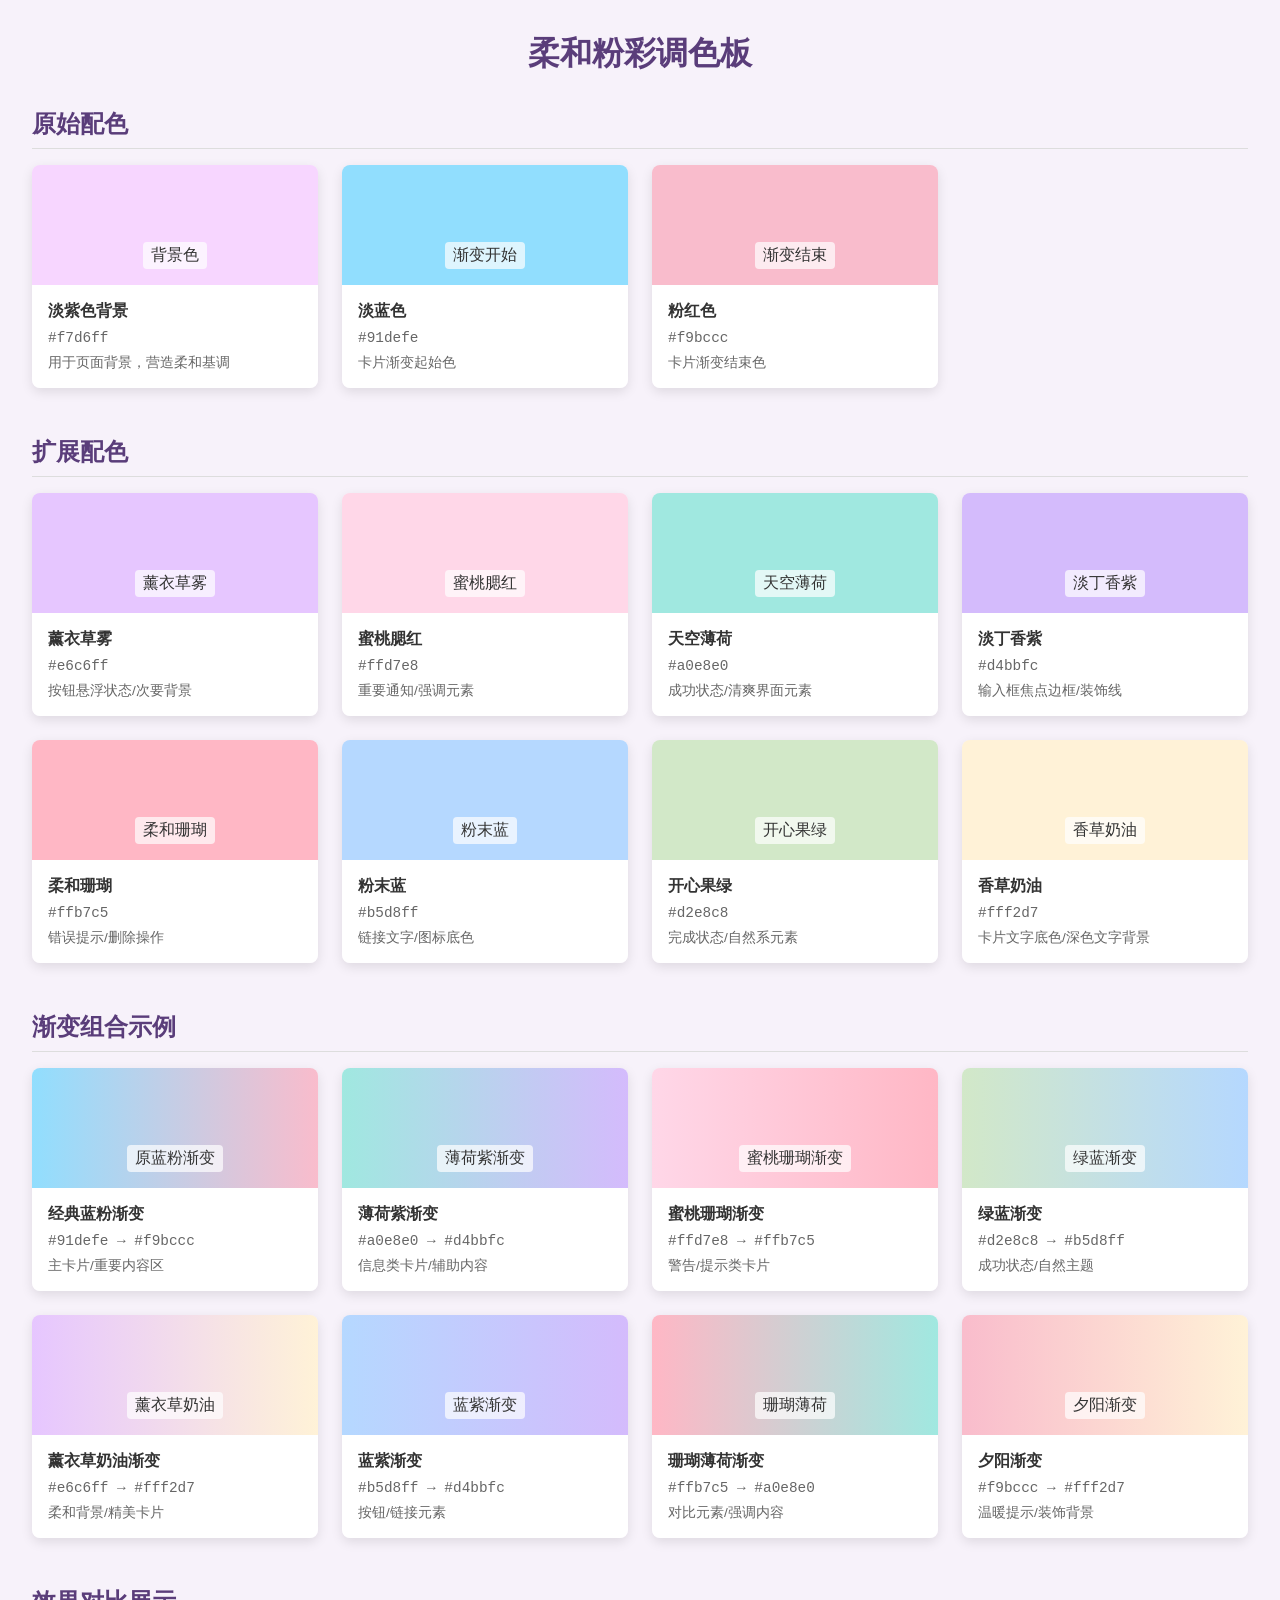
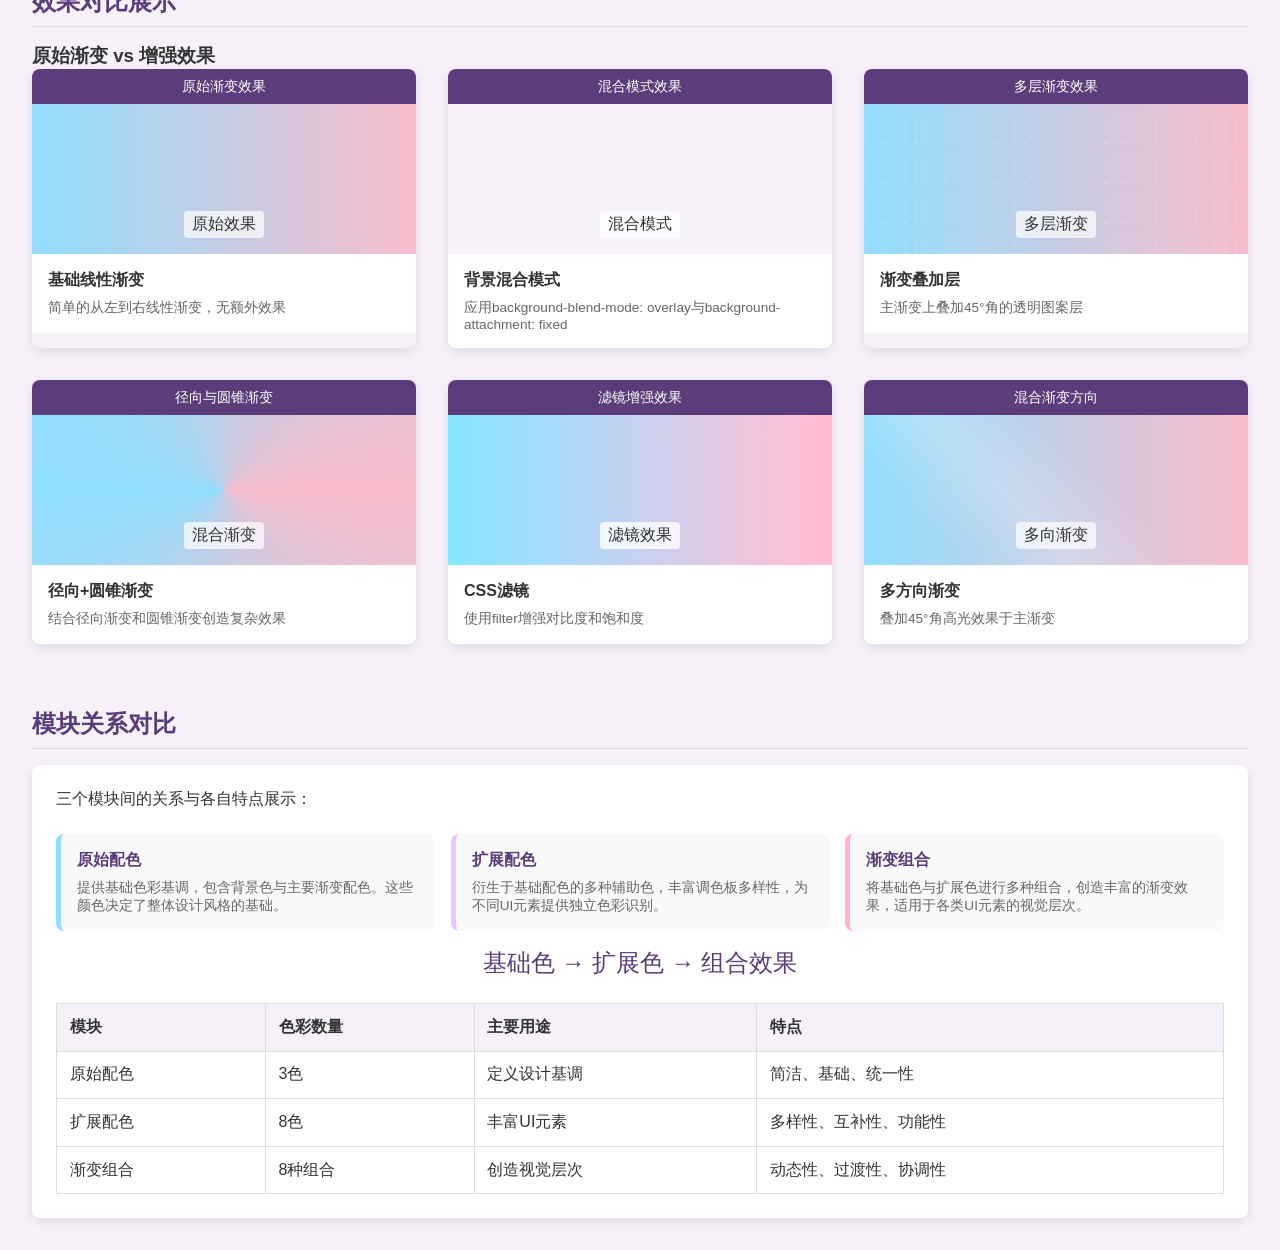
<file: 测试色彩搭配/color.html>
<!DOCTYPE html>
<html lang="zh">
  <head>
    <meta charset="UTF-8" />
    <meta name="viewport" content="width=device-width, initial-scale=1.0" />
    <title>柔和粉彩调色板</title>
    <style>
      * {
        box-sizing: border-box;
        margin: 0;
        padding: 0;
        font-family: "Segoe UI", Tahoma, Geneva, Verdana, sans-serif;
      }

      body {
        background-color: #f7f2fa;
        padding: 2rem;
        color: #333;
      }

      h1 {
        text-align: center;
        margin-bottom: 2rem;
        color: #5a3d7a;
      }

      h2 {
        margin: 2rem 0 1rem;
        padding-bottom: 0.5rem;
        border-bottom: 1px solid #ddd;
        color: #5a3d7a;
      }

      .color-grid {
        display: grid;
        grid-template-columns: repeat(auto-fill, minmax(250px, 1fr));
        gap: 1.5rem;
        margin-bottom: 3rem;
      }

      .color-card {
        border-radius: 8px;
        overflow: hidden;
        box-shadow: 0 4px 12px rgba(0, 0, 0, 0.1);
        transition: transform 0.3s ease;
      }

      .color-card:hover {
        transform: translateY(-5px);
      }

      .color-sample {
        height: 120px;
        display: flex;
        align-items: flex-end;
        justify-content: center;
        padding: 1rem;
      }

      .color-info {
        background-color: white;
        padding: 1rem;
      }

      .color-name {
        font-weight: bold;
        margin-bottom: 0.5rem;
      }

      .color-value {
        font-family: monospace;
        color: #666;
        font-size: 0.9rem;
      }

      .usage {
        margin-top: 0.5rem;
        font-size: 0.85rem;
        color: #666;
      }

      /* 对比展示样式 */
      .comparison-section {
        margin-bottom: 4rem;
      }

      .comparison-grid {
        display: grid;
        grid-template-columns: repeat(auto-fill, minmax(300px, 1fr));
        gap: 2rem;
      }

      .comparison-card {
        border-radius: 8px;
        overflow: hidden;
        box-shadow: 0 4px 12px rgba(0, 0, 0, 0.1);
        transition: transform 0.3s ease;
      }

      .comparison-title {
        background-color: #5a3d7a;
        color: white;
        padding: 0.5rem 1rem;
        font-size: 0.9rem;
        text-align: center;
      }

      .comparison-sample {
        height: 150px;
        display: flex;
        align-items: flex-end;
        justify-content: center;
        padding: 1rem;
      }

      .comparison-info {
        background-color: white;
        padding: 1rem;
      }

      .effect-name {
        font-weight: bold;
        margin-bottom: 0.5rem;
      }

      .effect-description {
        font-size: 0.85rem;
        color: #666;
      }

      /* 视觉增强效果类 */
      .original {
        background: linear-gradient(to right, #91defe, #f9bccc);
      }

      .blend-overlay {
        background: linear-gradient(to right, #91defe, #f9bccc);
        background-blend-mode: overlay;
        background-attachment: fixed;
      }

      .multi-layer {
        background-image: linear-gradient(
            45deg,
            rgba(255, 255, 255, 0.1) 25%,
            transparent 25%
          ),
          linear-gradient(to right, #91defe, #f9bccc);
        background-size: 10px 10px, cover;
      }

      .radial-conic {
        background-image: radial-gradient(
            circle at top left,
            #91defe 0%,
            transparent 50%
          ),
          conic-gradient(from 90deg, #f9bccc, #91defe, #f9bccc);
      }

      .filter-effect {
        background: linear-gradient(to right, #91defe, #f9bccc);
        filter: contrast(1.05) saturate(1.2);
      }

      .mixed-directions {
        background-image: linear-gradient(
            45deg,
            transparent 20%,
            rgba(255, 255, 255, 0.2) 40%,
            transparent 60%
          ),
          linear-gradient(to right, #91defe, #f9bccc);
      }

      /* 模块关系展示 */
      .module-relation {
        background-color: white;
        border-radius: 8px;
        padding: 1.5rem;
        box-shadow: 0 4px 12px rgba(0, 0, 0, 0.1);
      }

      .relation-grid {
        display: grid;
        grid-template-columns: repeat(3, 1fr);
        gap: 1rem;
        margin-top: 1.5rem;
      }

      .module-card {
        background-color: #f9f9f9;
        border-radius: 8px;
        padding: 1rem;
        border-left: 5px solid;
      }

      .module-card.primary {
        border-left-color: #91defe;
      }

      .module-card.secondary {
        border-left-color: #e6c6ff;
      }

      .module-card.combination {
        border-left-color: #ffb7c5;
      }

      .module-title {
        font-weight: bold;
        margin-bottom: 0.5rem;
        color: #5a3d7a;
      }

      .module-desc {
        font-size: 0.85rem;
        color: #666;
      }

      .arrows {
        display: flex;
        justify-content: center;
        margin: 1rem 0;
      }

      .arrow-right {
        font-size: 1.5rem;
        color: #5a3d7a;
      }
    </style>
  </head>
  <body>
    <h1>柔和粉彩调色板</h1>

    <h2>原始配色</h2>
    <div class="color-grid">
      <!-- 背景色 -->
      <div class="color-card">
        <div class="color-sample" style="background-color: #f7d6ff">
          <span
            style="
              color: #333;
              background: rgba(255, 255, 255, 0.7);
              padding: 0.2rem 0.5rem;
              border-radius: 4px;
            "
            >背景色</span
          >
        </div>
        <div class="color-info">
          <div class="color-name">淡紫色背景</div>
          <div class="color-value">#f7d6ff</div>
          <div class="usage">用于页面背景，营造柔和基调</div>
        </div>
      </div>

      <!-- 卡片渐变开始色 -->
      <div class="color-card">
        <div class="color-sample" style="background-color: #91defe">
          <span
            style="
              color: #333;
              background: rgba(255, 255, 255, 0.7);
              padding: 0.2rem 0.5rem;
              border-radius: 4px;
            "
            >渐变开始</span
          >
        </div>
        <div class="color-info">
          <div class="color-name">淡蓝色</div>
          <div class="color-value">#91defe</div>
          <div class="usage">卡片渐变起始色</div>
        </div>
      </div>

      <!-- 卡片渐变结束色 -->
      <div class="color-card">
        <div class="color-sample" style="background-color: #f9bccc">
          <span
            style="
              color: #333;
              background: rgba(255, 255, 255, 0.7);
              padding: 0.2rem 0.5rem;
              border-radius: 4px;
            "
            >渐变结束</span
          >
        </div>
        <div class="color-info">
          <div class="color-name">粉红色</div>
          <div class="color-value">#f9bccc</div>
          <div class="usage">卡片渐变结束色</div>
        </div>
      </div>
    </div>

    <h2>扩展配色</h2>
    <div class="color-grid">
      <!-- 薰衣草雾 -->
      <div class="color-card">
        <div class="color-sample" style="background-color: #e6c6ff">
          <span
            style="
              color: #333;
              background: rgba(255, 255, 255, 0.7);
              padding: 0.2rem 0.5rem;
              border-radius: 4px;
            "
            >薰衣草雾</span
          >
        </div>
        <div class="color-info">
          <div class="color-name">薰衣草雾</div>
          <div class="color-value">#e6c6ff</div>
          <div class="usage">按钮悬浮状态/次要背景</div>
        </div>
      </div>

      <!-- 蜜桃腮红 -->
      <div class="color-card">
        <div class="color-sample" style="background-color: #ffd7e8">
          <span
            style="
              color: #333;
              background: rgba(255, 255, 255, 0.7);
              padding: 0.2rem 0.5rem;
              border-radius: 4px;
            "
            >蜜桃腮红</span
          >
        </div>
        <div class="color-info">
          <div class="color-name">蜜桃腮红</div>
          <div class="color-value">#ffd7e8</div>
          <div class="usage">重要通知/强调元素</div>
        </div>
      </div>

      <!-- 天空薄荷 -->
      <div class="color-card">
        <div class="color-sample" style="background-color: #a0e8e0">
          <span
            style="
              color: #333;
              background: rgba(255, 255, 255, 0.7);
              padding: 0.2rem 0.5rem;
              border-radius: 4px;
            "
            >天空薄荷</span
          >
        </div>
        <div class="color-info">
          <div class="color-name">天空薄荷</div>
          <div class="color-value">#a0e8e0</div>
          <div class="usage">成功状态/清爽界面元素</div>
        </div>
      </div>

      <!-- 淡丁香紫 -->
      <div class="color-card">
        <div class="color-sample" style="background-color: #d4bbfc">
          <span
            style="
              color: #333;
              background: rgba(255, 255, 255, 0.7);
              padding: 0.2rem 0.5rem;
              border-radius: 4px;
            "
            >淡丁香紫</span
          >
        </div>
        <div class="color-info">
          <div class="color-name">淡丁香紫</div>
          <div class="color-value">#d4bbfc</div>
          <div class="usage">输入框焦点边框/装饰线</div>
        </div>
      </div>

      <!-- 柔和珊瑚 -->
      <div class="color-card">
        <div class="color-sample" style="background-color: #ffb7c5">
          <span
            style="
              color: #333;
              background: rgba(255, 255, 255, 0.7);
              padding: 0.2rem 0.5rem;
              border-radius: 4px;
            "
            >柔和珊瑚</span
          >
        </div>
        <div class="color-info">
          <div class="color-name">柔和珊瑚</div>
          <div class="color-value">#ffb7c5</div>
          <div class="usage">错误提示/删除操作</div>
        </div>
      </div>

      <!-- 粉末蓝 -->
      <div class="color-card">
        <div class="color-sample" style="background-color: #b5d8ff">
          <span
            style="
              color: #333;
              background: rgba(255, 255, 255, 0.7);
              padding: 0.2rem 0.5rem;
              border-radius: 4px;
            "
            >粉末蓝</span
          >
        </div>
        <div class="color-info">
          <div class="color-name">粉末蓝</div>
          <div class="color-value">#b5d8ff</div>
          <div class="usage">链接文字/图标底色</div>
        </div>
      </div>

      <!-- 开心果绿 -->
      <div class="color-card">
        <div class="color-sample" style="background-color: #d2e8c8">
          <span
            style="
              color: #333;
              background: rgba(255, 255, 255, 0.7);
              padding: 0.2rem 0.5rem;
              border-radius: 4px;
            "
            >开心果绿</span
          >
        </div>
        <div class="color-info">
          <div class="color-name">开心果绿</div>
          <div class="color-value">#d2e8c8</div>
          <div class="usage">完成状态/自然系元素</div>
        </div>
      </div>

      <!-- 香草奶油 -->
      <div class="color-card">
        <div class="color-sample" style="background-color: #fff2d7">
          <span
            style="
              color: #333;
              background: rgba(255, 255, 255, 0.7);
              padding: 0.2rem 0.5rem;
              border-radius: 4px;
            "
            >香草奶油</span
          >
        </div>
        <div class="color-info">
          <div class="color-name">香草奶油</div>
          <div class="color-value">#fff2d7</div>
          <div class="usage">卡片文字底色/深色文字背景</div>
        </div>
      </div>
    </div>

    <h2>渐变组合示例</h2>
    <div class="color-grid">
      <!-- 原渐变 -->
      <div class="color-card">
        <div
          class="color-sample"
          style="background: linear-gradient(to right, #91defe, #f9bccc)"
        >
          <span
            style="
              color: #333;
              background: rgba(255, 255, 255, 0.7);
              padding: 0.2rem 0.5rem;
              border-radius: 4px;
            "
            >原蓝粉渐变</span
          >
        </div>
        <div class="color-info">
          <div class="color-name">经典蓝粉渐变</div>
          <div class="color-value">#91defe → #f9bccc</div>
          <div class="usage">主卡片/重要内容区</div>
        </div>
      </div>

      <!-- 薄荷紫渐变 -->
      <div class="color-card">
        <div
          class="color-sample"
          style="background: linear-gradient(to right, #a0e8e0, #d4bbfc)"
        >
          <span
            style="
              color: #333;
              background: rgba(255, 255, 255, 0.7);
              padding: 0.2rem 0.5rem;
              border-radius: 4px;
            "
            >薄荷紫渐变</span
          >
        </div>
        <div class="color-info">
          <div class="color-name">薄荷紫渐变</div>
          <div class="color-value">#a0e8e0 → #d4bbfc</div>
          <div class="usage">信息类卡片/辅助内容</div>
        </div>
      </div>

      <!-- 蜜桃珊瑚渐变 -->
      <div class="color-card">
        <div
          class="color-sample"
          style="background: linear-gradient(to right, #ffd7e8, #ffb7c5)"
        >
          <span
            style="
              color: #333;
              background: rgba(255, 255, 255, 0.7);
              padding: 0.2rem 0.5rem;
              border-radius: 4px;
            "
            >蜜桃珊瑚渐变</span
          >
        </div>
        <div class="color-info">
          <div class="color-name">蜜桃珊瑚渐变</div>
          <div class="color-value">#ffd7e8 → #ffb7c5</div>
          <div class="usage">警告/提示类卡片</div>
        </div>
      </div>

      <!-- 绿蓝渐变 -->
      <div class="color-card">
        <div
          class="color-sample"
          style="background: linear-gradient(to right, #d2e8c8, #b5d8ff)"
        >
          <span
            style="
              color: #333;
              background: rgba(255, 255, 255, 0.7);
              padding: 0.2rem 0.5rem;
              border-radius: 4px;
            "
            >绿蓝渐变</span
          >
        </div>
        <div class="color-info">
          <div class="color-name">绿蓝渐变</div>
          <div class="color-value">#d2e8c8 → #b5d8ff</div>
          <div class="usage">成功状态/自然主题</div>
        </div>
      </div>

      <!-- 薰衣草奶油渐变 -->
      <div class="color-card">
        <div
          class="color-sample"
          style="background: linear-gradient(to right, #e6c6ff, #fff2d7)"
        >
          <span
            style="
              color: #333;
              background: rgba(255, 255, 255, 0.7);
              padding: 0.2rem 0.5rem;
              border-radius: 4px;
            "
            >薰衣草奶油</span
          >
        </div>
        <div class="color-info">
          <div class="color-name">薰衣草奶油渐变</div>
          <div class="color-value">#e6c6ff → #fff2d7</div>
          <div class="usage">柔和背景/精美卡片</div>
        </div>
      </div>

      <!-- 蓝紫渐变 -->
      <div class="color-card">
        <div
          class="color-sample"
          style="background: linear-gradient(to right, #b5d8ff, #d4bbfc)"
        >
          <span
            style="
              color: #333;
              background: rgba(255, 255, 255, 0.7);
              padding: 0.2rem 0.5rem;
              border-radius: 4px;
            "
            >蓝紫渐变</span
          >
        </div>
        <div class="color-info">
          <div class="color-name">蓝紫渐变</div>
          <div class="color-value">#b5d8ff → #d4bbfc</div>
          <div class="usage">按钮/链接元素</div>
        </div>
      </div>

      <!-- 珊瑚薄荷渐变 -->
      <div class="color-card">
        <div
          class="color-sample"
          style="background: linear-gradient(to right, #ffb7c5, #a0e8e0)"
        >
          <span
            style="
              color: #333;
              background: rgba(255, 255, 255, 0.7);
              padding: 0.2rem 0.5rem;
              border-radius: 4px;
            "
            >珊瑚薄荷</span
          >
        </div>
        <div class="color-info">
          <div class="color-name">珊瑚薄荷渐变</div>
          <div class="color-value">#ffb7c5 → #a0e8e0</div>
          <div class="usage">对比元素/强调内容</div>
        </div>
      </div>

      <!-- 夕阳渐变 -->
      <div class="color-card">
        <div
          class="color-sample"
          style="background: linear-gradient(to right, #f9bccc, #fff2d7)"
        >
          <span
            style="
              color: #333;
              background: rgba(255, 255, 255, 0.7);
              padding: 0.2rem 0.5rem;
              border-radius: 4px;
            "
            >夕阳渐变</span
          >
        </div>
        <div class="color-info">
          <div class="color-name">夕阳渐变</div>
          <div class="color-value">#f9bccc → #fff2d7</div>
          <div class="usage">温暖提示/装饰背景</div>
        </div>
      </div>
    </div>

    <h2>效果对比展示</h2>
    <div class="comparison-section">
      <h3>原始渐变 vs 增强效果</h3>
      <div class="comparison-grid">
        <!-- 原始效果 -->
        <div class="comparison-card">
          <div class="comparison-title">原始渐变效果</div>
          <div class="comparison-sample original">
            <span
              style="
                color: #333;
                background: rgba(255, 255, 255, 0.7);
                padding: 0.2rem 0.5rem;
                border-radius: 4px;
              "
              >原始效果</span
            >
          </div>
          <div class="comparison-info">
            <div class="effect-name">基础线性渐变</div>
            <div class="effect-description">
              简单的从左到右线性渐变，无额外效果
            </div>
          </div>
        </div>

        <!-- 混合模式效果 -->
        <div class="comparison-card">
          <div class="comparison-title">混合模式效果</div>
          <div class="comparison-sample blend-overlay">
            <span
              style="
                color: #333;
                background: rgba(255, 255, 255, 0.7);
                padding: 0.2rem 0.5rem;
                border-radius: 4px;
              "
              >混合模式</span
            >
          </div>
          <div class="comparison-info">
            <div class="effect-name">背景混合模式</div>
            <div class="effect-description">
              应用background-blend-mode: overlay与background-attachment: fixed
            </div>
          </div>
        </div>

        <!-- 多层渐变 -->
        <div class="comparison-card">
          <div class="comparison-title">多层渐变效果</div>
          <div class="comparison-sample multi-layer">
            <span
              style="
                color: #333;
                background: rgba(255, 255, 255, 0.7);
                padding: 0.2rem 0.5rem;
                border-radius: 4px;
              "
              >多层渐变</span
            >
          </div>
          <div class="comparison-info">
            <div class="effect-name">渐变叠加层</div>
            <div class="effect-description">主渐变上叠加45°角的透明图案层</div>
          </div>
        </div>

        <!-- 径向与圆锥渐变 -->
        <div class="comparison-card">
          <div class="comparison-title">径向与圆锥渐变</div>
          <div class="comparison-sample radial-conic">
            <span
              style="
                color: #333;
                background: rgba(255, 255, 255, 0.7);
                padding: 0.2rem 0.5rem;
                border-radius: 4px;
              "
              >混合渐变</span
            >
          </div>
          <div class="comparison-info">
            <div class="effect-name">径向+圆锥渐变</div>
            <div class="effect-description">
              结合径向渐变和圆锥渐变创造复杂效果
            </div>
          </div>
        </div>

        <!-- 滤镜效果 -->
        <div class="comparison-card">
          <div class="comparison-title">滤镜增强效果</div>
          <div class="comparison-sample filter-effect">
            <span
              style="
                color: #333;
                background: rgba(255, 255, 255, 0.7);
                padding: 0.2rem 0.5rem;
                border-radius: 4px;
              "
              >滤镜效果</span
            >
          </div>
          <div class="comparison-info">
            <div class="effect-name">CSS滤镜</div>
            <div class="effect-description">使用filter增强对比度和饱和度</div>
          </div>
        </div>

        <!-- 混合渐变方向 -->
        <div class="comparison-card">
          <div class="comparison-title">混合渐变方向</div>
          <div class="comparison-sample mixed-directions">
            <span
              style="
                color: #333;
                background: rgba(255, 255, 255, 0.7);
                padding: 0.2rem 0.5rem;
                border-radius: 4px;
              "
              >多向渐变</span
            >
          </div>
          <div class="comparison-info">
            <div class="effect-name">多方向渐变</div>
            <div class="effect-description">叠加45°角高光效果于主渐变</div>
          </div>
        </div>
      </div>
    </div>

    <h2>模块关系对比</h2>
    <div class="module-relation">
      <p>三个模块间的关系与各自特点展示：</p>

      <div class="relation-grid">
        <div class="module-card primary">
          <div class="module-title">原始配色</div>
          <div class="module-desc">
            提供基础色彩基调，包含背景色与主要渐变配色。这些颜色决定了整体设计风格的基础。
          </div>
        </div>

        <div class="module-card secondary">
          <div class="module-title">扩展配色</div>
          <div class="module-desc">
            衍生于基础配色的多种辅助色，丰富调色板多样性，为不同UI元素提供独立色彩识别。
          </div>
        </div>

        <div class="module-card combination">
          <div class="module-title">渐变组合</div>
          <div class="module-desc">
            将基础色与扩展色进行多种组合，创造丰富的渐变效果，适用于各类UI元素的视觉层次。
          </div>
        </div>
      </div>

      <div class="arrows">
        <div class="arrow-right">基础色 → 扩展色 → 组合效果</div>
      </div>

      <table style="width: 100%; border-collapse: collapse; margin-top: 1.5rem">
        <tr style="background-color: #f7f2fa">
          <th style="padding: 0.8rem; border: 1px solid #ddd; text-align: left">
            模块
          </th>
          <th style="padding: 0.8rem; border: 1px solid #ddd; text-align: left">
            色彩数量
          </th>
          <th style="padding: 0.8rem; border: 1px solid #ddd; text-align: left">
            主要用途
          </th>
          <th style="padding: 0.8rem; border: 1px solid #ddd; text-align: left">
            特点
          </th>
        </tr>
        <tr>
          <td style="padding: 0.8rem; border: 1px solid #ddd">原始配色</td>
          <td style="padding: 0.8rem; border: 1px solid #ddd">3色</td>
          <td style="padding: 0.8rem; border: 1px solid #ddd">定义设计基调</td>
          <td style="padding: 0.8rem; border: 1px solid #ddd">
            简洁、基础、统一性
          </td>
        </tr>
        <tr>
          <td style="padding: 0.8rem; border: 1px solid #ddd">扩展配色</td>
          <td style="padding: 0.8rem; border: 1px solid #ddd">8色</td>
          <td style="padding: 0.8rem; border: 1px solid #ddd">丰富UI元素</td>
          <td style="padding: 0.8rem; border: 1px solid #ddd">
            多样性、互补性、功能性
          </td>
        </tr>
        <tr>
          <td style="padding: 0.8rem; border: 1px solid #ddd">渐变组合</td>
          <td style="padding: 0.8rem; border: 1px solid #ddd">8种组合</td>
          <td style="padding: 0.8rem; border: 1px solid #ddd">创造视觉层次</td>
          <td style="padding: 0.8rem; border: 1px solid #ddd">
            动态性、过渡性、协调性
          </td>
        </tr>
      </table>
    </div>
  </body>
</html>
</file>
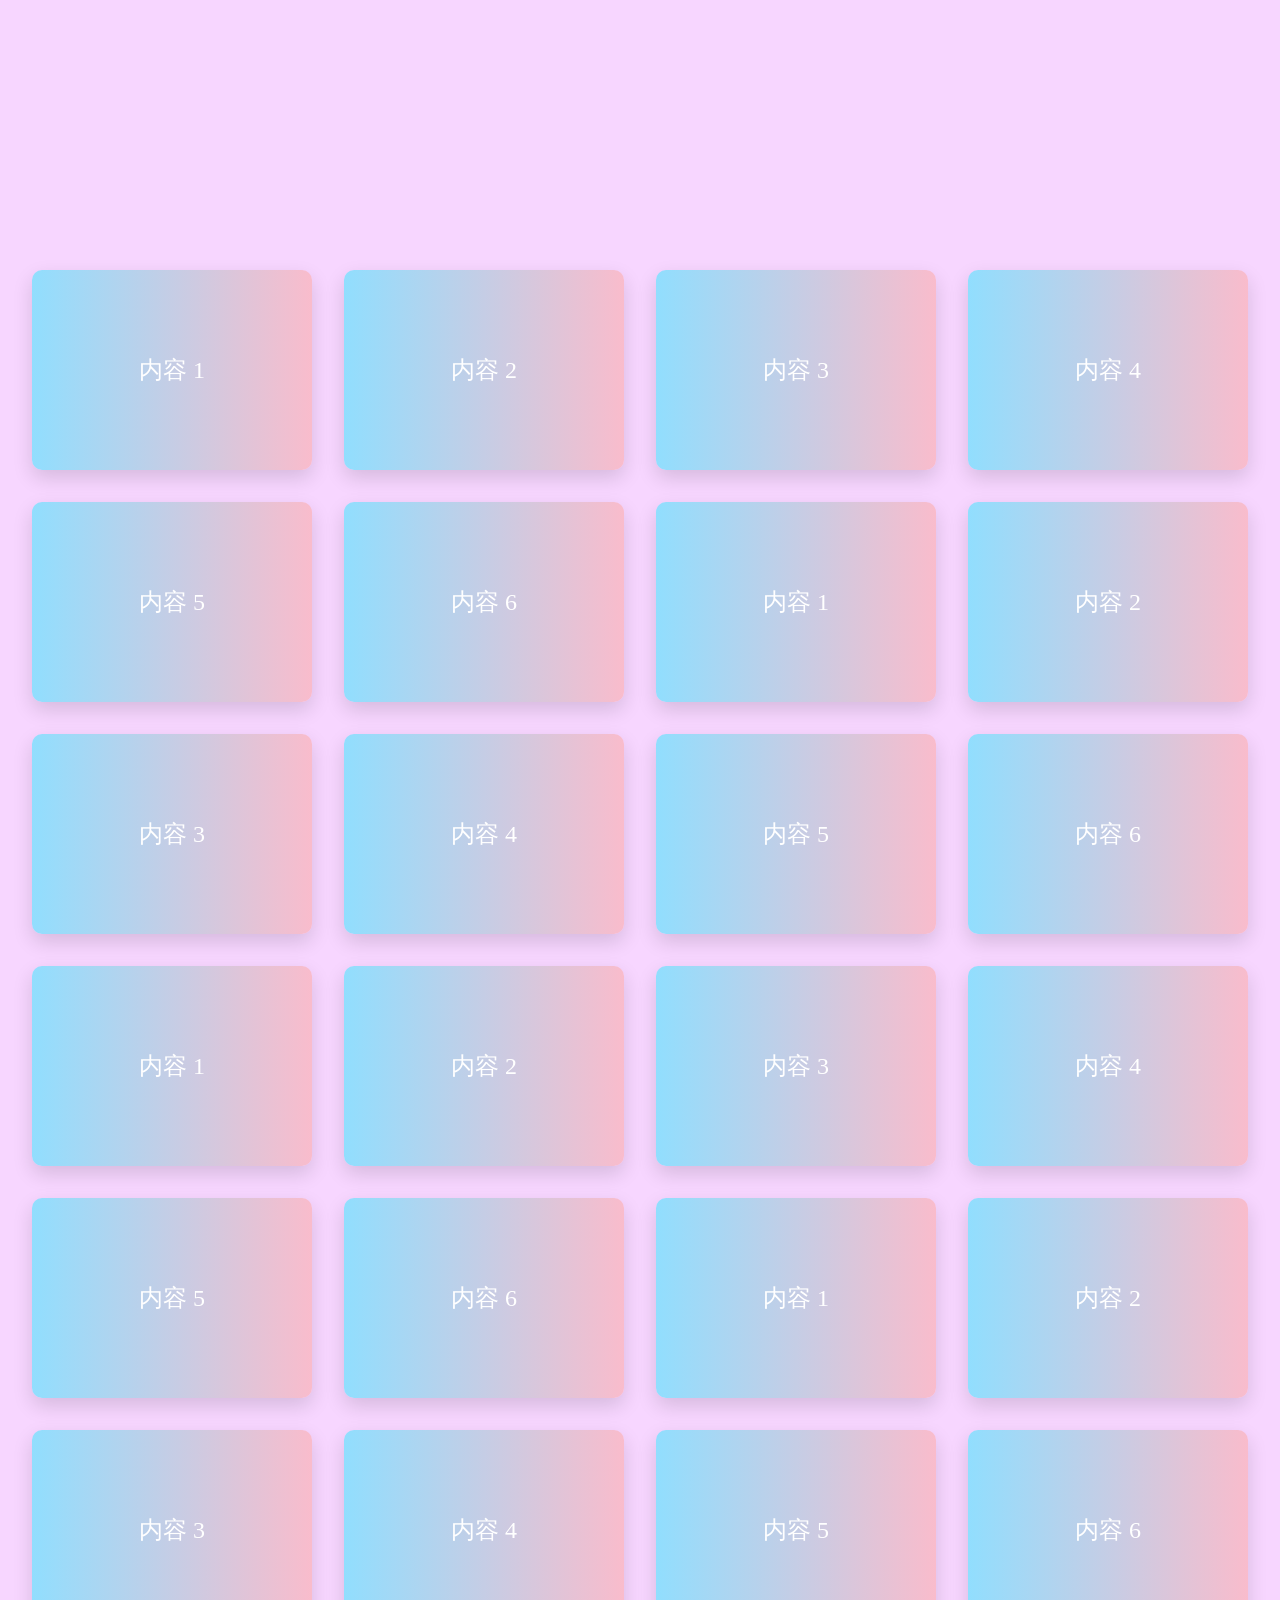
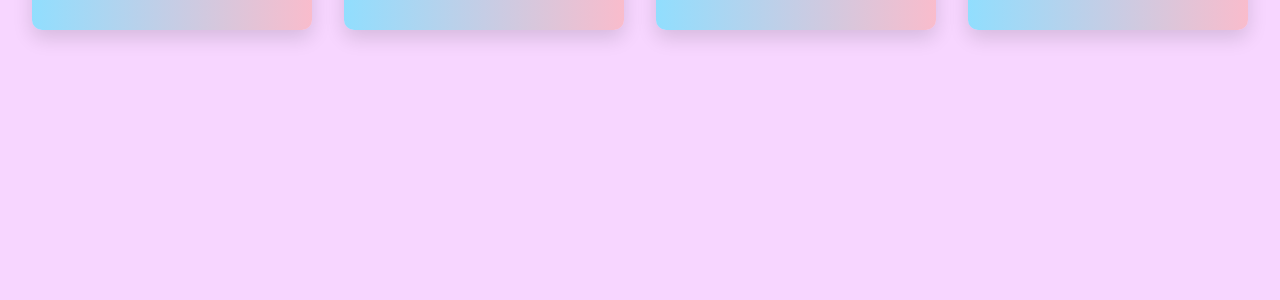
<file: 测试页面动画/index_js_version.html>
<!DOCTYPE html>
<html lang="en">
  <head>
    <meta charset="UTF-8" />
    <meta name="viewport" content="width=device-width, initial-scale=1.0" />
    <title>JS 滚动动画</title>
    <style>
      * {
        box-sizing: border-box;
        padding: 0;
        margin: 0;
      }

      body {
        min-height: 100vh;
        padding: 30vh 2rem;
        background: #f7d6ff;
      }

      .cards {
        display: grid;
        gap: 2rem;
        grid-template-columns: repeat(auto-fill, minmax(250px, 1fr));
      }

      .card {
        opacity: 0;
        transform: scale(0.8) translateY(30px);
        transition: all 0.6s ease-out;
        border-radius: 10px;
        height: 200px;
        display: flex;
        justify-content: center;
        align-items: center;
        font-size: 24px;
        color: white;
        background: linear-gradient(to right, #91defe, #f9bccc);
        box-shadow: 0 8px 20px #00000022;
      }

      .card.active {
        opacity: 1;
        transform: none;
      }
    </style>
  </head>
  <body>
    <div class="cards">
      <div class="card">内容 1</div>
      <div class="card">内容 2</div>
      <div class="card">内容 3</div>
      <div class="card">内容 4</div>
      <div class="card">内容 5</div>
      <div class="card">内容 6</div>
      <div class="card">内容 1</div>
      <div class="card">内容 2</div>
      <div class="card">内容 3</div>
      <div class="card">内容 4</div>
      <div class="card">内容 5</div>
      <div class="card">内容 6</div>
      <div class="card">内容 1</div>
      <div class="card">内容 2</div>
      <div class="card">内容 3</div>
      <div class="card">内容 4</div>
      <div class="card">内容 5</div>
      <div class="card">内容 6</div>
      <div class="card">内容 1</div>
      <div class="card">内容 2</div>
      <div class="card">内容 3</div>
      <div class="card">内容 4</div>
      <div class="card">内容 5</div>
      <div class="card">内容 6</div>
    </div>

    <script>
      // 使用 IntersectionObserver 监听元素
      const cards = document.querySelectorAll(".card");
      const observer = new IntersectionObserver(
        (entries) => {
          entries.forEach((entry) => {
            if (entry.isIntersecting) {
              entry.target.classList.add("active");
            }
          });
        },
        {
          threshold: 0.1, // 当元素 10% 可见时触发
        }
      );

      cards.forEach((card) => observer.observe(card));
    </script>
  </body>
</html>
</file>
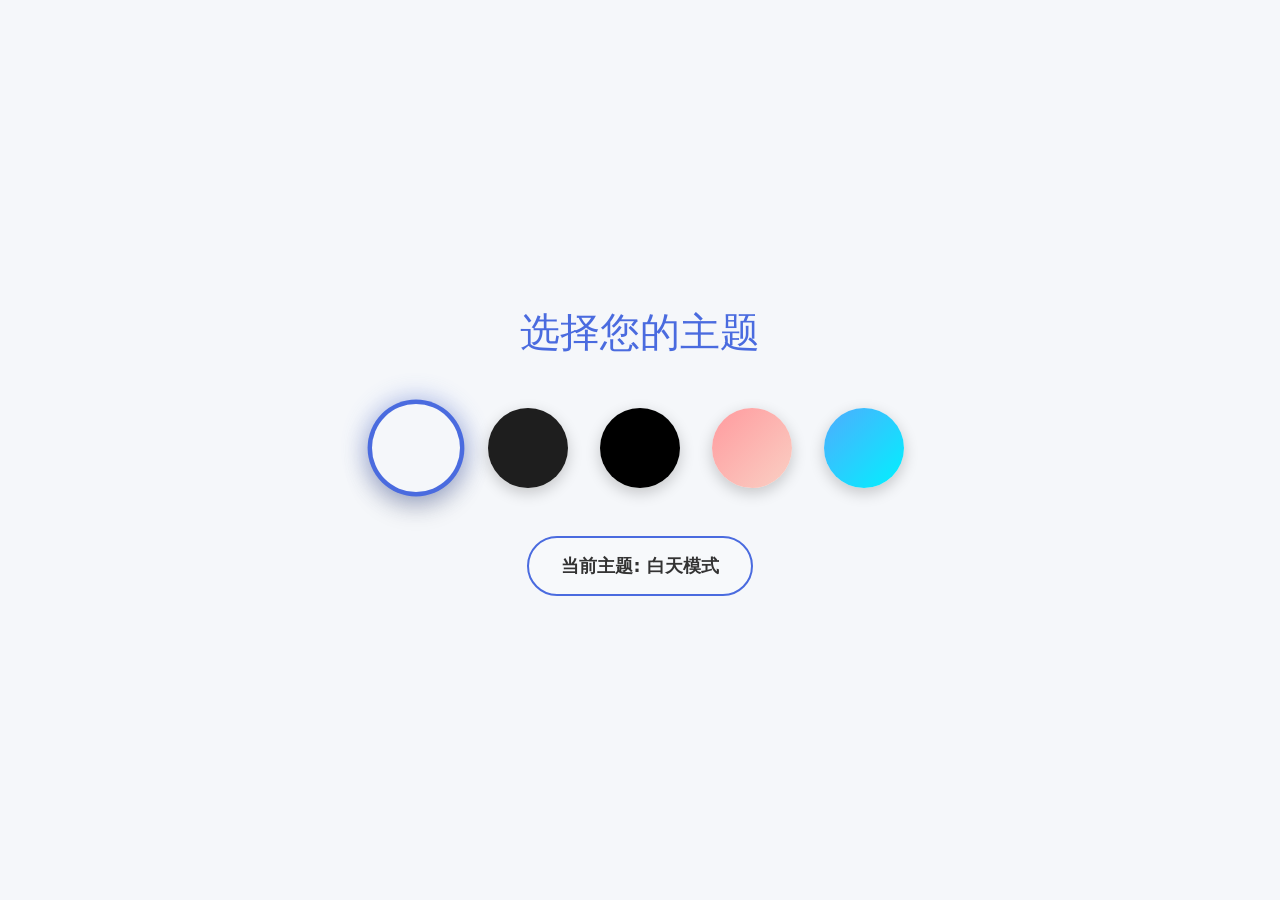
<file: 测试颜色切换主题页面/switchcolor.html>
<!DOCTYPE html>
<html lang="zh-CN">
  <head>
    <meta charset="UTF-8" />
    <meta name="viewport" content="width=device-width, initial-scale=1.0" />
    <title>小球主题切换器</title>
    <style>
      :root {
        /* 默认白天模式 */
        --bg-color: #f5f7fa;
        --text-color: #333;
        --primary: #4a6bdf;
      }

      /* 炫彩黑模式 */
      [data-theme="colorful-dark"] {
        --bg-color: #121212;
        --text-color: #e0e0e0;
        --primary: #bb86fc;
      }

      /* 极简黑模式 */
      [data-theme="minimal-dark"] {
        --bg-color: #000;
        --text-color: #fff;
        --primary: #fff;
      }

      /* 日出渐变模式 */
      [data-theme="sunrise-gradient"] {
        --bg-color: linear-gradient(135deg, #ff9a9e 0%, #fad0c4 100%);
        --text-color: #5a3d5a;
        --primary: #ff6b6b;
      }

      /* 海洋渐变模式 */
      [data-theme="ocean-gradient"] {
        --bg-color: linear-gradient(135deg, #4facfe 0%, #00f2fe 100%);
        --text-color: #003366;
        --primary: #0077cc;
      }

      * {
        margin: 0;
        padding: 0;
        box-sizing: border-box;
        transition: all 0.3s ease;
      }

      body {
        font-family: "Segoe UI", system-ui, sans-serif;
        background: var(--bg-color);
        color: var(--text-color);
        min-height: 100vh;
        display: flex;
        flex-direction: column;
        align-items: center;
        justify-content: center;
        overflow: hidden;
      }

      h1 {
        margin-bottom: 3rem;
        color: var(--primary);
        text-align: center;
        font-weight: 300;
        font-size: 2.5rem;
      }

      .theme-switcher {
        display: flex;
        gap: 2rem;
        flex-wrap: wrap;
        justify-content: center;
        max-width: 800px;
      }

      .theme-ball {
        width: 80px;
        height: 80px;
        border-radius: 50%;
        cursor: pointer;
        position: relative;
        box-shadow: 0 5px 15px rgba(0, 0, 0, 0.2);
        transition: transform 0.3s, box-shadow 0.3s;
      }

      .theme-ball:hover {
        transform: scale(1.1) translateY(-10px);
        box-shadow: 0 10px 25px rgba(0, 0, 0, 0.3);
      }

      /* 增强的选中状态效果 */
      .theme-ball.active {
        transform: scale(1.1);
        animation: pulse 2s infinite;
        box-shadow: 0 0 0 4px var(--primary),
          0 0 20px 8px color-mix(in srgb, var(--primary) 30%, transparent),
          0 10px 25px rgba(0, 0, 0, 0.3);
      }

      @keyframes pulse {
        0% {
          box-shadow: 0 0 0 4px var(--primary),
            0 0 20px 8px color-mix(in srgb, var(--primary) 30%, transparent),
            0 10px 25px rgba(0, 0, 0, 0.3);
        }
        50% {
          box-shadow: 0 0 0 6px var(--primary),
            0 0 30px 12px color-mix(in srgb, var(--primary) 40%, transparent),
            0 15px 35px rgba(0, 0, 0, 0.4);
        }
        100% {
          box-shadow: 0 0 0 4px var(--primary),
            0 0 20px 8px color-mix(in srgb, var(--primary) 30%, transparent),
            0 10px 25px rgba(0, 0, 0, 0.3);
        }
      }

      .tooltip {
        position: absolute;
        bottom: -50px;
        left: 50%;
        transform: translateX(-50%);
        background: rgba(0, 0, 0, 0.8);
        color: white;
        padding: 8px 12px;
        border-radius: 6px;
        font-size: 0.9rem;
        opacity: 0;
        pointer-events: none;
        white-space: nowrap;
        transition: opacity 0.2s;
      }

      .theme-ball:hover .tooltip {
        opacity: 1;
      }

      .current-theme {
        margin-top: 3rem;
        padding: 1rem 2rem;
        background: rgba(255, 255, 255, 0.2);
        border-radius: 50px;
        font-size: 1.1rem;
        font-weight: bold;
        border: 2px solid var(--primary);
      }

      /* 主题小球颜色 */
      .light-ball {
        background: #f5f7fa;
      }
      .colorful-dark-ball {
        background: #1e1e1e;
      }
      .minimal-dark-ball {
        background: #000;
      }
      .sunrise-ball {
        background: linear-gradient(135deg, #ff9a9e, #fad0c4);
      }
      .ocean-ball {
        background: linear-gradient(135deg, #4facfe, #00f2fe);
      }
    </style>
  </head>
  <body>
    <h1>选择您的主题</h1>

    <div class="theme-switcher">
      <!-- 白天模式 -->
      <div class="theme-ball light-ball active" data-theme="light">
        <div class="tooltip">
          白天模式<br />
          背景: #f5f7fa<br />
          主色: #4a6bdf
        </div>
      </div>

      <!-- 炫彩黑模式 -->
      <div class="theme-ball colorful-dark-ball" data-theme="colorful-dark">
        <div class="tooltip">
          炫彩黑模式<br />
          背景: #121212<br />
          主色: #bb86fc
        </div>
      </div>

      <!-- 极简黑模式 -->
      <div class="theme-ball minimal-dark-ball" data-theme="minimal-dark">
        <div class="tooltip">
          极简黑模式<br />
          背景: #000000<br />
          主色: #ffffff
        </div>
      </div>

      <!-- 日出渐变模式 -->
      <div class="theme-ball sunrise-ball" data-theme="sunrise-gradient">
        <div class="tooltip">
          日出渐变<br />
          渐变: #ff9a9e → #fad0c4<br />
          主色: #ff6b6b
        </div>
      </div>

      <!-- 海洋渐变模式 -->
      <div class="theme-ball ocean-ball" data-theme="ocean-gradient">
        <div class="tooltip">
          海洋渐变<br />
          渐变: #4facfe → #00f2fe<br />
          主色: #0077cc
        </div>
      </div>
    </div>

    <div class="current-theme">当前主题: 白天模式</div>

    <script>
      const themeBalls = document.querySelectorAll(".theme-ball");
      const html = document.documentElement;
      const currentThemeDisplay = document.querySelector(".current-theme");

      // 从本地存储获取保存的主题
      const savedTheme = localStorage.getItem("theme") || "light";
      html.setAttribute("data-theme", savedTheme);

      // 更新当前选中的小球和显示文本
      function updateActiveBall(theme) {
        themeBalls.forEach((ball) => {
          if (ball.dataset.theme === theme) {
            ball.classList.add("active");

            // 更新显示文本
            const themeNames = {
              light: "白天模式",
              "colorful-dark": "炫彩黑模式",
              "minimal-dark": "极简黑模式",
              "sunrise-gradient": "日出渐变",
              "ocean-gradient": "海洋渐变",
            };
            currentThemeDisplay.textContent = `当前主题: ${themeNames[theme]}`;
          } else {
            ball.classList.remove("active");
          }
        });
      }

      updateActiveBall(savedTheme);

      // 特殊处理渐变背景
      function applyBackground(theme) {
        if (theme.includes("gradient")) {
          document.body.style.background =
            theme === "sunrise-gradient"
              ? "linear-gradient(135deg, #ff9a9e 0%, #fad0c4 100%)"
              : "linear-gradient(135deg, #4facfe 0%, #00f2fe 100%)";
        } else {
          document.body.style.background = "";
        }
      }

      applyBackground(savedTheme);

      // 点击切换主题
      themeBalls.forEach((ball) => {
        ball.addEventListener("click", () => {
          const theme = ball.dataset.theme;
          html.setAttribute("data-theme", theme);
          localStorage.setItem("theme", theme);

          updateActiveBall(theme);
          applyBackground(theme);
        });
      });
    </script>
  </body>
</html>
</file>
